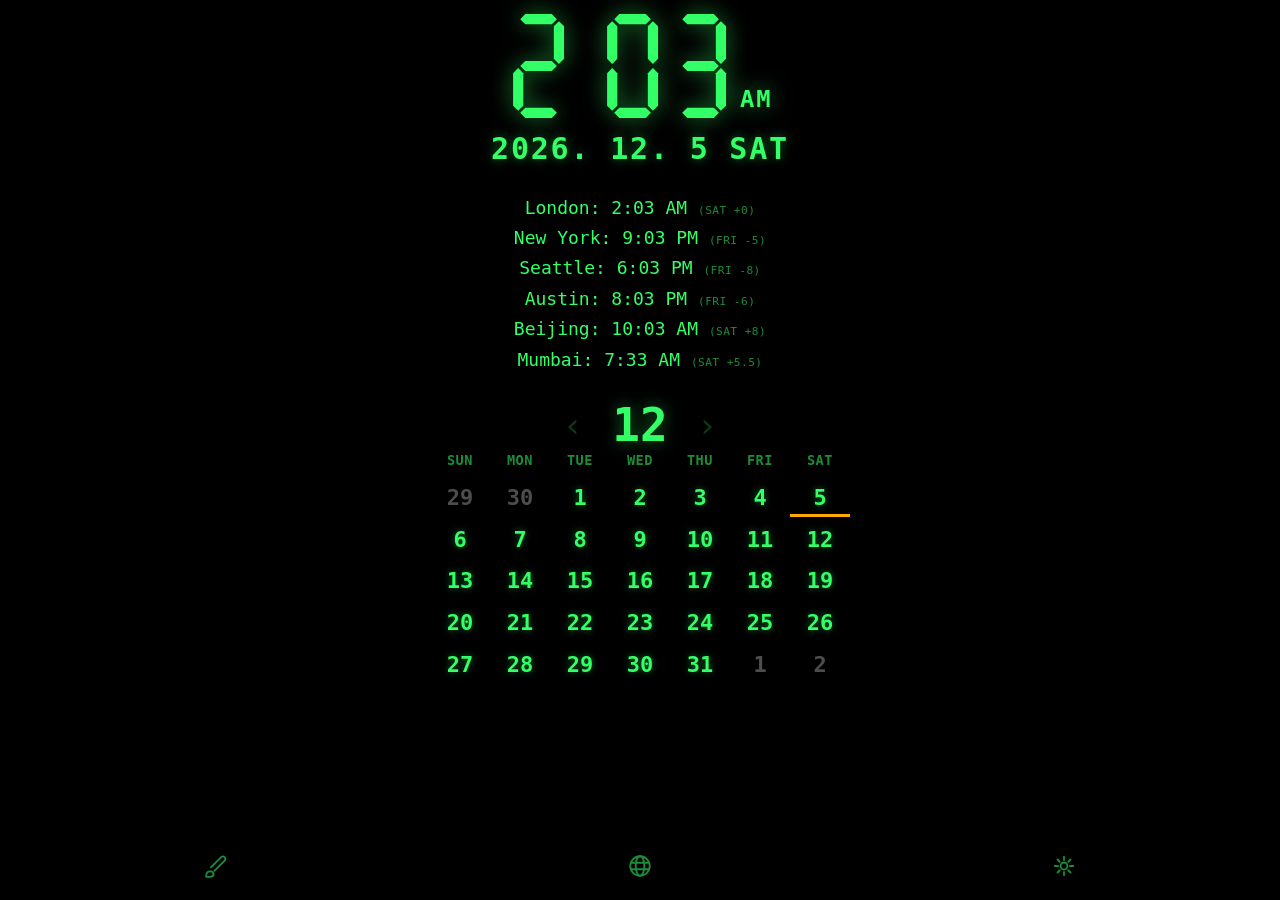
<file: clock/index.html>
<!doctype html>
<html lang="en" data-theme="green">
<head>
<meta charset="utf-8">
<meta name="viewport" content="width=device-width, initial-scale=1, viewport-fit=cover">
<title>LED Clock</title>
<meta name="description" content="Digital clock, world clocks and calendar on one screen.">
<meta name="theme-color" content="#000000">
<link rel="manifest" href="manifest.json">
<link rel="icon" href="icons/icon-192.png">
<link rel="apple-touch-icon" href="icons/apple-touch-icon.png">
<meta name="apple-mobile-web-app-capable" content="yes">
<meta name="mobile-web-app-capable" content="yes">
<meta name="apple-mobile-web-app-status-bar-style" content="black-translucent">
<link rel="stylesheet" href="styles.css">
</head>
<body>

<div id="version" class="version" aria-label="App version"></div>

<main id="app">

  <section class="clock">
    <div id="time" class="time" aria-hidden="true"></div>
    <p id="srTime" class="sr-only"></p>
    <div id="dateline" class="dateline"></div>
  </section>

  <section id="world" class="world" aria-label="World clocks"></section>

  <section class="cal">
    <div class="calhead">
      <button id="prevMonth" class="navbtn" aria-label="Previous month">&lsaquo;</button>
      <button id="monthNum" class="monthnum" aria-label="Back to this month"></button>
      <button id="nextMonth" class="navbtn" aria-label="Next month">&rsaquo;</button>
    </div>
    <div id="grid" class="grid"></div>
  </section>

</main>

<nav class="tabbar" aria-label="Settings">
  <button id="btnTheme" aria-label="Colour theme">
    <svg viewBox="0 0 24 24" aria-hidden="true">
      <path d="M3 21c0-2.5 1.6-4 3.7-4 1.8 0 3 1.1 3 2.8C9.7 21.4 8 22 6.2 22H3v-1z"/>
      <path d="M10.5 16.5 20.2 6.8a2.3 2.3 0 0 0-3.2-3.2L7.3 13.3"/>
    </svg>
  </button>
  <button id="btnCities" aria-label="Cities">
    <svg viewBox="0 0 24 24" aria-hidden="true">
      <circle cx="12" cy="12" r="9"/>
      <ellipse cx="12" cy="12" rx="4" ry="9"/>
      <path d="M3.5 9h17M3.5 15h17"/>
    </svg>
  </button>
  <button id="btnSettings" aria-label="Settings">
    <svg viewBox="0 0 24 24" aria-hidden="true">
      <circle cx="12" cy="12" r="3.2"/>
      <path d="M12 3.5v3M12 17.5v3M3.5 12h3M17.5 12h3M6 6l2.1 2.1M15.9 15.9 18 18M18 6l-2.1 2.1M8.1 15.9 6 18"/>
    </svg>
  </button>
</nav>

<div id="scrim" class="scrim" hidden></div>
<div id="sheet" class="sheet" role="dialog" aria-modal="true" aria-labelledby="sheetTitle" hidden>
  <header class="sheethead">
    <h2 id="sheetTitle"></h2>
    <button id="sheetClose" aria-label="Close">&times;</button>
  </header>
  <div id="sheetBody" class="sheetbody"></div>
</div>

<noscript><p class="noscript">This clock needs JavaScript.</p></noscript>

<script src="app.js"></script>
</body>
</html>
</file>
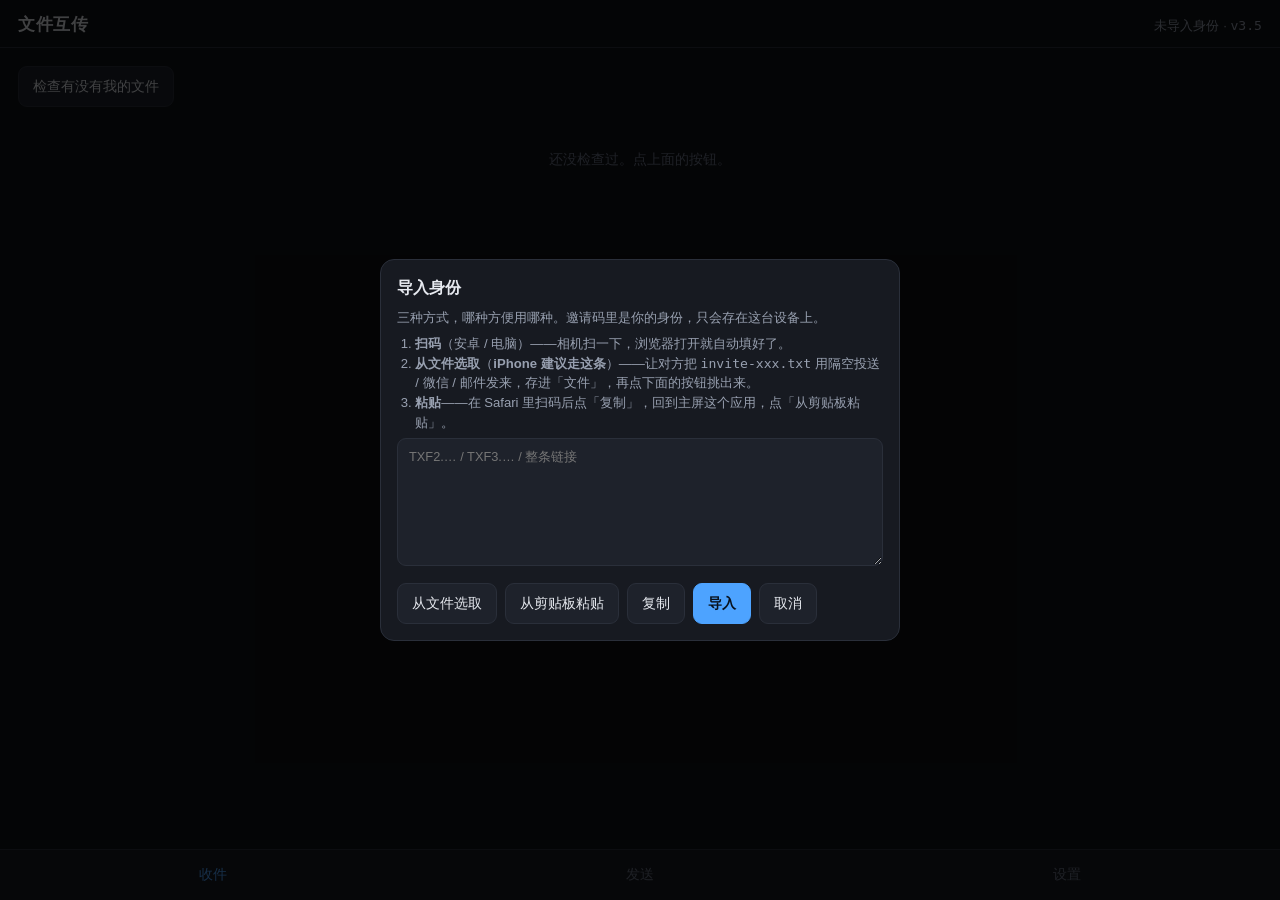
<file: xfer/index.html>
<!doctype html>
<html lang="zh-CN">
<head>
<meta charset="utf-8">
<meta name="viewport" content="width=device-width, initial-scale=1, viewport-fit=cover">
<title>文件互传</title>
<meta name="description" content="端到端加密的小圈子文件互传。">
<meta name="theme-color" content="#0f1115">
<link rel="manifest" href="manifest.json">
<link rel="icon" href="icons/icon-192.png">
<link rel="apple-touch-icon" href="icons/apple-touch-icon.png">
<meta name="apple-mobile-web-app-capable" content="yes">
<meta name="mobile-web-app-capable" content="yes">
<meta name="apple-mobile-web-app-status-bar-style" content="black-translucent">
<link rel="stylesheet" href="styles.css">
</head>
<body>

<header class="top">
  <h1>文件互传</h1>
  <div class="who"><span id="who">未导入身份</span> · <span id="verTop" class="mono">v—</span></div>
</header>

<main id="app">

  <!-- ======================================================= 收件 -->
  <section id="tab-inbox" class="tab">
    <div class="bar">
      <button id="btnRefresh" class="btn">检查有没有我的文件</button>
      <span id="inboxHint" class="hint"></span>
    </div>
    <ul id="inbox" class="list"></ul>
    <p id="inboxEmpty" class="empty">还没检查过。点上面的按钮。</p>
  </section>

  <!-- ======================================================= 发送 -->
  <section id="tab-send" class="tab" hidden>
    <!-- 输入框放在 .pick 外面：程序化 click() 的事件会冒泡，套在里面就会
         触发外层 handler 再 click 一次，无限循环 -->
    <input type="file" id="file" multiple hidden>
    <div class="pick" id="pick" role="button" tabindex="0">
      <span id="fileLabel">点这里选择文件（可多选）</span>
    </div>

    <h2>发给谁</h2>
    <p class="hint" id="recipHint">花名册没载入。</p>
    <div id="recips" class="recips"></div>

    <h2>保留策略</h2>
    <select id="policy" class="sel">
      <option value="ack" selected>所有人下载后删除，最多留 3 天</option>
      <option value="1">1 天后删除</option>
      <option value="3">3 天后删除</option>
      <option value="7">7 天后删除</option>
      <option value="14">14 天后删除</option>
      <option value="30">30 天后删除</option>
    </select>

    <button id="btnSend" class="btn primary wide">加密并发送</button>
    <p id="sendState" class="state" hidden></p>

    <h2>我发出的</h2>
    <ul id="sent" class="list"></ul>
    <p id="sentEmpty" class="empty">还没发过文件。</p>
  </section>

  <!-- ======================================================= 设置 -->
  <section id="tab-set" class="tab" hidden>

    <h2>身份</h2>
    <div class="card" id="idCard">
      <div class="row"><span>姓名</span><b id="setName">—</b></div>
      <div class="row"><span>代号</span><b id="setUid">—</b></div>
      <div class="row"><span>钥匙指纹</span><b id="setKid" class="mono">—</b></div>
      <div class="row"><span>所在组</span><b id="setGroups">—</b></div>
      <div class="row"><span>本机设备</span><b id="setDev" class="mono">—</b></div>
      <div class="btns">
        <button id="btnPair" class="btn primary">添加我的另一台设备</button>
        <button id="btnImport" class="btn">导入 / 更换身份</button>
        <button id="btnWipe" class="btn danger">清空本机数据</button>
      </div>
      <p class="hint">已登记的设备：</p>
      <ul id="devList" class="list"></ul>
    </div>

    <h2>关于</h2>
    <div class="card">
      <p class="hint">
        文件在你手机上加密后才上传，会话密钥分别用每位收件人的公钥封装。
        仓库管理员、GitHub 都拿不到明文。索引里只有钥匙指纹，文件名和发件人
        写在密文里面。
      </p>
      <div class="row"><span>版本</span><b id="ver" class="mono">—</b></div>
      <div class="btns"><button id="btnUpdate" class="btn">检查更新</button></div>
    </div>

  </section>

</main>

<nav class="tabbar" aria-label="切换页面">
  <button class="tabbtn on" data-tab="inbox">收件</button>
  <button class="tabbtn" data-tab="send">发送</button>
  <button class="tabbtn" data-tab="set">设置</button>
</nav>

<!-- ========================================================= 配对新设备 -->
<div id="pair" class="sheet" hidden>
  <div class="sheetbox">
    <h2>添加我的另一台设备</h2>
    <p class="hint">这张码把你的身份复制到另一台设备上，<b id="pairTtl">10 分钟</b>内有效，
      且只能用一次。手机扫码；笔记本没摄像头就复制下面那段文字，在那边的
      「导入 / 更换身份」里粘贴。</p>
    <p class="hint">要设个口令——这张码等于把你的身份整个复制过去，屏幕被人瞟到、或者截图转手，
      没口令也打不开。到那边输入同一句话即可。</p>
    <label class="fld"><span>口令（至少 5 个汉字，空格自动忽略）</span>
      <input id="pairPass" class="inp" autocapitalize="off" autocorrect="off" spellcheck="false"></label>
    <p id="pairState" class="state" hidden></p>
    <div class="btns"><button id="btnPairMake" class="btn primary">生成配对码</button></div>
    <div id="pairQr" class="qrbox" hidden></div>
    <p class="hint" id="pairMeta" hidden></p>
    <div class="btns">
      <button id="btnPairMore" class="btn" hidden>其它方式（笔记本扫不了码时用）</button>
    </div>
    <div id="pairMoreWrap" hidden>
      <textarea id="pairText" class="ta mono" rows="3" readonly></textarea>
      <div class="btns"><button id="btnPairCopy" class="btn">复制密文</button></div>
    </div>
    <div class="btns"><button id="btnPairClose" class="btn">关闭</button></div>
  </div>
</div>

<!-- ========================================================= 导入身份 -->
<div id="setup" class="sheet" hidden>
  <div class="sheetbox">
    <h2>导入身份</h2>
    <p class="hint">三种方式，哪种方便用哪种。邀请码里是你的身份，只会存在这台设备上。</p>
    <ol class="hint" style="padding-left:1.4em;margin:6px 0">
      <li><b>扫码</b>（安卓 / 电脑）——相机扫一下，浏览器打开就自动填好了。</li>
      <li><b>从文件选取</b>（<b>iPhone 建议走这条</b>）——让对方把 <code>invite-xxx.txt</code>
        用隔空投送 / 微信 / 邮件发来，存进「文件」，再点下面的按钮挑出来。</li>
      <li><b>粘贴</b>——在 Safari 里扫码后点「复制」，回到主屏这个应用，点「从剪贴板粘贴」。</li>
    </ol>
    <p id="scanInfo" class="state" hidden></p>
    <p id="iosWarn" class="state err" hidden></p>
    <textarea id="inviteText" class="ta mono" rows="6" placeholder="TXF2.… / TXF3.… / 整条链接" autocapitalize="off" autocorrect="off" spellcheck="false"></textarea>
    <label class="fld" id="passWrap" hidden><span>口令（对方电话里念给你的那句）</span>
      <input id="invitePass" class="inp" autocapitalize="off" autocorrect="off" spellcheck="false"></label>
    <div class="btns">
      <button id="btnInviteFile" class="btn">从文件选取</button>
      <input type="file" id="inviteFile" accept=".txt,.json,application/json,text/plain" hidden>
      <button id="btnInvitePaste" class="btn">从剪贴板粘贴</button>
      <button id="btnInviteCopy" class="btn">复制</button>
      <button id="btnInviteOk" class="btn primary">导入</button>
      <button id="btnInviteCancel" class="btn">取消</button>
    </div>
    <p id="inviteState" class="state" hidden></p>
  </div>
</div>

<div id="toast" class="toast" hidden></div>

<script type="module" src="app.js"></script>
</body>
</html>
</file>
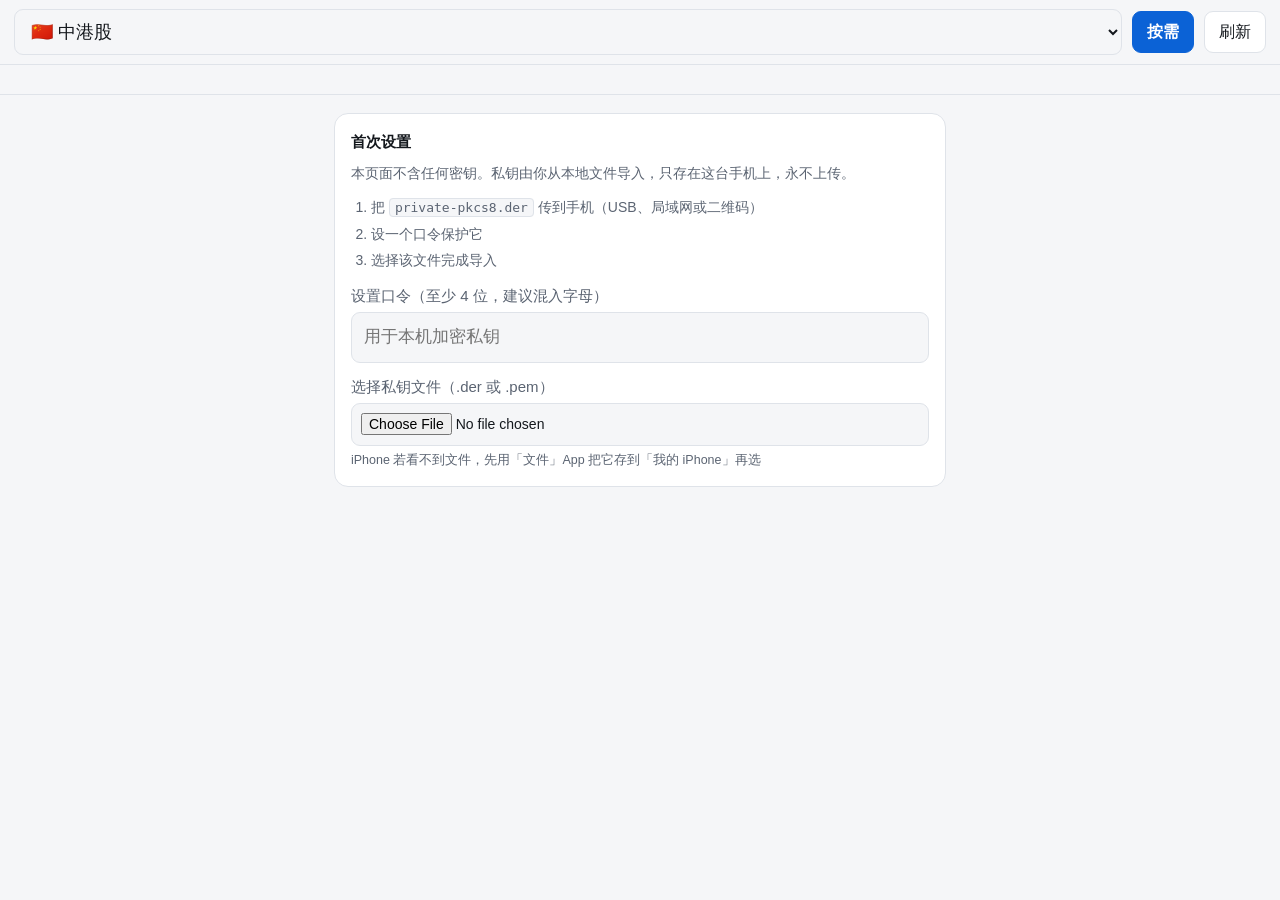
<file: brief/stock.html>
<!doctype html>
<html lang="zh-CN">
<head>
<meta charset="utf-8">
<meta name="viewport" content="width=device-width,initial-scale=1,viewport-fit=cover">
<meta name="format-detection" content="telephone=no">
<meta name="theme-color" content="#0b0d10">
<title>股文观止</title>
<link rel="manifest" href="./manifest.json">
<link rel="icon" href="./icon-192.png">
<link rel="apple-touch-icon" href="./icon-192.png">
<!-- iOS 专用。iOS 不认 beforeinstallprompt，**没有任何办法弹出安装提示**，
     只能靠这些标签让「添加到主屏幕」之后以独立应用方式启动（无浏览器地址栏）。
     iOS 16.4 起也会读 manifest 的 display:standalone，但老系统只认这个 meta。 -->
<meta name="apple-mobile-web-app-capable" content="yes">
<meta name="apple-mobile-web-app-status-bar-style" content="black-translucent">
<meta name="apple-mobile-web-app-title" content="股文观止">
<style>
:root{--bg:#0b0d10;--card:#14181d;--ink:#e6e9ee;--dim:#8b94a3;--line:#232a33;--accent:#4c9aff;--bad:#ff6b6b}
@media (prefers-color-scheme:light){
  :root{--bg:#f5f6f8;--card:#fff;--ink:#14181d;--dim:#5b6472;--line:#dfe3e9;--accent:#0b62d6;--bad:#c22}
}
*{box-sizing:border-box}
html{-webkit-text-size-adjust:100%;text-size-adjust:100%}
body{margin:0;background:var(--bg);color:var(--ink);
     font:16px/1.55 -apple-system,BlinkMacSystemFont,"Segoe UI",Roboto,"PingFang SC","Microsoft YaHei",sans-serif;
     padding:env(safe-area-inset-top) env(safe-area-inset-right) env(safe-area-inset-bottom) env(safe-area-inset-left)}
header{display:flex;align-items:center;gap:10px;padding:12px 14px;border-bottom:1px solid var(--line);
       position:sticky;top:0;background:var(--bg);z-index:5}
select{font:inherit;font-size:15px;font-weight:650;flex:1;padding:7px 10px;border-radius:9px;
        border:1px solid var(--line);background:var(--card);color:var(--ink)}
button{font:inherit;font-size:14px;padding:7px 12px;border-radius:9px;border:1px solid var(--line);
       background:var(--card);color:var(--ink);cursor:pointer}
button.primary{background:var(--accent);border-color:var(--accent);color:#fff;font-weight:600}
button:active{opacity:.7}
button.busy{background:var(--warn,#f0a848);border-color:var(--warn,#f0a848);color:#111;
            font-variant-numeric:tabular-nums}
:root{--warn:#f0a848}
#status{padding:8px 14px;font-size:13px;color:var(--dim);border-bottom:1px solid var(--line);min-height:34px}
#status.bad{color:var(--bad)}
section{padding:18px 14px;max-width:640px;margin:0 auto}
.card{background:var(--card);border:1px solid var(--line);border-radius:14px;padding:16px;margin-bottom:14px}
h2{font-size:15px;margin:0 0 10px}
p{color:var(--dim);font-size:14px;margin:0 0 12px}
label{display:block;font-size:13px;color:var(--dim);margin:12px 0 5px}
input{width:100%;font:inherit;font-size:16px;padding:11px 12px;border-radius:9px;
      border:1px solid var(--line);background:var(--bg);color:var(--ink)}
input[type=file]{padding:9px;font-size:14px}
#frame{width:100%;border:0;height:60vh;background:var(--bg);display:block}
#chips{display:flex;gap:7px;overflow-x:auto;padding:9px 12px;border-bottom:1px solid var(--line);
       -webkit-overflow-scrolling:touch}
#chips[hidden]{display:none}
.chip{flex:0 0 auto;font-size:13px;padding:6px 12px;border-radius:20px;
      border:1px solid var(--line);background:var(--card);color:var(--ink);font-variant-numeric:tabular-nums}
.chip-new{border-color:var(--accent);color:var(--accent)}
.row{display:flex;gap:8px}
ol{color:var(--dim);font-size:14px;padding-left:20px;margin:0 0 12px}
li{margin-bottom:5px}
code{background:var(--bg);padding:1px 5px;border-radius:4px;font-size:13px;border:1px solid var(--line)}

/* 横屏：垂直空间稀缺，压缩固定高度的部分，弹窗改为居中而非底部抽屉 */
/* 横屏：内容高度由 iframe 自撑、整页滚动，所以不压字号。
   只把固定占位的头部收紧一点，并把弹窗改为居中卡片（底部抽屉在横屏只剩一条缝）。 */
@media (orientation:landscape){
  header{padding:9px 14px}
  h1,select#market{font-size:18px}
  header button{font-size:16px;padding:8px 14px}
  #status{padding:7px 14px;min-height:30px;font-size:15px}
  #chips{padding:8px 12px;gap:8px}
  .chip{font-size:15px;padding:8px 14px}
  .sheet h2{font-size:19px}
  .row2,label,.hint{font-size:15px}
  input,select{font-size:17px}
  .sheet button{font-size:16px;padding:9px 14px}
  #modal,#mgmt{align-items:center}
  .sheet{max-width:640px;max-height:92vh;border-radius:14px;
         padding:16px 18px calc(16px + env(safe-area-inset-bottom))}
}
#mgmt{position:fixed;inset:0;background:rgba(0,0,0,.55);z-index:21;display:flex;align-items:flex-end}
#mgmt[hidden]{display:none}
#modal{position:fixed;inset:0;background:rgba(0,0,0,.55);z-index:20;display:flex;align-items:flex-end}
#modal[hidden]{display:none}
.sheet{background:var(--card);width:100%;max-width:520px;margin:0 auto;border-radius:16px 16px 0 0;
       padding:20px 18px calc(20px + env(safe-area-inset-bottom));max-height:88vh;overflow:auto}
.sheet h2{margin:0}
.titlerow{display:flex;align-items:baseline;gap:12px;margin-bottom:12px}
.titlerow h2{flex:1;min-width:0}
#tomgmt{flex:0 0 auto;background:none;border:0;padding:4px 2px;color:var(--accent);
        font-size:14px;text-decoration:underline}
#tomgmt[hidden]{display:none}
.row2{display:flex;align-items:center;gap:9px;margin:9px 0;font-size:15px;color:var(--ink)}
.row2 input{width:auto;margin:0}
.hint{color:var(--dim);font-size:12.5px;margin-top:5px}
select{width:100%;font:inherit;font-size:16px;padding:11px 12px;border-radius:9px;
       border:1px solid var(--line);background:var(--bg);color:var(--ink)}
.bad{color:var(--bad)}
</style>
</head>
<body>

<header>
  <select id="market" aria-label="选择要查看的内容">
    <option value="cn">🇨🇳 中港股</option>
    <option value="us">🇺🇸 美股</option>
  </select>
  <button id="ondemand" class="primary">按需</button>
  <button id="refresh">刷新</button>
</header>
<div id="status"></div>
<div id="iosinstall" hidden style="padding:10px 14px;font-size:13px;line-height:1.5;
     background:var(--card);border-bottom:1px solid var(--line);color:var(--dim)">
  <b style="color:var(--ink)">装到主屏幕</b>：点底部 <b>分享</b> ⬆️ →
  <b>添加到主屏幕</b>。<span style="color:var(--warn)">装好后需重新导入私钥</span>（独立应用的存储与浏览器分开）。
  <button id="iosdismiss" style="margin-left:6px;padding:3px 9px;font-size:12px">知道了</button>
</div>

<section id="setup" hidden>
  <div class="card">
    <h2>首次设置</h2>
    <p>本页面不含任何密钥。私钥由你从本地文件导入，只存在这台手机上，永不上传。</p>
    <ol>
      <li>把 <code>private-pkcs8.der</code> 传到手机（USB、局域网或二维码）</li>
      <li>设一个口令保护它</li>
      <li>选择该文件完成导入</li>
    </ol>
    <label>设置口令（至少 4 位，建议混入字母）</label>
    <input id="newpass" type="password" autocomplete="new-password" placeholder="用于本机加密私钥">
    <label>选择私钥文件（.der 或 .pem）</label>
    <input id="keyfile" type="file">
    <div class="hint">iPhone 若看不到文件，先用「文件」App 把它存到「我的 iPhone」再选</div>
  </div>
</section>

<section id="unlock" hidden>
  <div class="card">
    <h2>解锁</h2>
    <p>输入口令。解锁后 24 小时内无需重复输入。</p>
    <input id="pass" type="password" autocomplete="current-password" placeholder="口令">
    <div class="row" style="margin-top:12px">
      <button id="unlockbtn" class="primary" style="flex:1">解锁</button>
      <button id="reset">清除私钥</button>
    </div>
  </div>
</section>

<div id="modal" hidden>
  <div class="sheet">
    <div class="titlerow">
      <h2 id="modaltitle">按需运行</h2>
      <button id="tomgmt" hidden>管理</button>
    </div>
    <div id="note" class="hint" style="color:var(--warn)"></div>
    <div id="hoststat" class="hint"></div>

    <label>市场</label>
    <div id="mkthint" class="hint" style="margin:0 0 5px"></div>
    <select id="reqmarket">
      <option value="cn">🇨🇳 中港股</option>
      <option value="us">🇺🇸 美股</option>
    </select>

    <label class="row2"><input type="radio" name="job" value="brief" checked><span>重跑简报</span></label>
    <label class="row2"><input type="radio" name="job" value="ticker"><span>个股分析</span></label>
    <label class="row2"><input type="radio" name="job" value="lhb"><span>龙虎榜（A 股全榜）</span></label>
    <label class="row2"><input type="radio" name="job" value="free"><span>自由指令（写要买卖什么）</span></label>

    <div id="freebox" hidden>
      <label>指令内容</label>
      <textarea id="freetext" rows="4" placeholder="今天要卖 603897 持仓价 32.16&#10;再看看 601898 能不能买"
                style="width:100%;box-sizing:border-box;font:inherit;padding:9px;
                       border-radius:9px;border:1px solid var(--line);
                       background:var(--card);color:inherit"></textarea>
      <div class="hint">整段加密后送回本机；<b>只做股票报告</b>，其余内容一律忽略。
        没写股票代码的段落不会被处理。</div>
    </div>

    <div id="tickerbox" hidden>
      <label>股票代码</label>
      <input id="ticker" type="text" inputmode="latin" autocapitalize="characters"
             placeholder="AMZN / 00384 / 600118">
      <div class="hint">美股用字母，港股 4–5 位数字，A 股 6 位数字</div>
    </div>

    <label class="row2" style="margin-top:14px">
      <input type="checkbox" id="withai" checked><span>带 AI 复核（约多 60–90 秒）</span></label>

    <div id="quota" class="hint" style="margin-top:12px"></div>

    <div class="row" style="margin-top:16px">
      <button id="submit" class="primary" style="flex:1">开始</button>
      <button id="cancel">取消</button>
    </div>
    <button id="toghset" hidden style="width:100%;margin-top:10px">⚙ GitHub 收件箱设置</button>
  </div>
</div>

<!-- GitHub 通道设置。只在 Pages 上出现 —— 局域网/OCI 直连不需要令牌。 -->
<div id="ghset" hidden>
  <div class="sheet">
    <div class="titlerow"><h2>GitHub 收件箱</h2></div>
    <div class="hint">在 GitHub 上没有后端，指令改为**加密后写进私有仓库**，
      本机每 5 分钟取一次并把结果写回来。</div>

    <label>访问令牌（一般不用填）</label>
    <input id="ghtoken" type="password" autocomplete="off" placeholder="留空即用本机下发的">
    <div class="hint">令牌由本机<b>加密下发</b>，解锁后自动取得，<b>不需要每台设备粘贴</b>。
      这里只在需要临时覆盖时才填 —— 填了会明文存在本机浏览器里，
      <b>不受口令保护</b>，用完建议「清除令牌」。</div>

    <label style="margin-top:12px">本机名称</label>
    <input id="ghdev" type="text" placeholder="如：Tony 的 iPhone">
    <div class="hint">写进<b>密文里</b>，用来在日志里区分是哪台设备提交的。
      设备编号自动生成，看不到也不用管。</div>

    <div id="ghstat" class="hint"></div>
    <div class="row" style="margin-top:16px">
      <button id="ghsave" class="primary" style="flex:1">保存</button>
      <button id="ghclose">取消</button>
    </div>
    <button id="ghforget" style="width:100%;margin-top:10px;color:var(--bad);border-color:var(--bad)">
      清除令牌</button>
  </div>
</div>

<div id="mgmt" hidden>
  <div class="sheet">
    <h2 id="mgmttitle">管理标的</h2>
    <div class="hint" style="margin-bottom:14px">从「按需」弹窗右上角的「管理」进入</div>

    <label>类型</label>
    <select id="mkind">
      <option value="swing">🔴 短线 —— 全套技术信号</option>
      <option value="income">🟢 收息 —— 只看结构性破位</option>
      <option value="options">🟣 期权 —— 备兑看涨标的（仅美股）</option>
    </select>

    <label>持仓成本（留空表示清除持仓）</label>
    <input id="mcost" type="text" inputmode="decimal" placeholder="如 7.50">
    <label>持仓数量（可留空）</label>
    <input id="mqty" type="text" inputmode="numeric" placeholder="如 2000">

    <label>显示名称</label>
    <input id="mname" type="text" placeholder="如 中国燃气">

    <div id="mgmtnote" class="hint" style="color:var(--warn);margin-top:10px"></div>

    <div class="row" style="margin-top:16px">
      <button id="msave" class="primary" style="flex:1">保存</button>
      <button id="mclose">取消</button>
    </div>
    <button id="mremove" style="width:100%;margin-top:10px;color:var(--bad);border-color:var(--bad)">
      从自选移除</button>
  </div>
</div>

<section id="content" hidden style="padding:0;max-width:none">
  <div id="chips" hidden></div>
  <iframe id="frame" sandbox="allow-scripts"></iframe>
  <!-- 分享按钮放在 iframe **外面**：iframe 是 sandbox="allow-scripts"，
       里面调不了 navigator.share。报告是整页滚动（iframe 被撑到完整高度），
       所以这里在视觉上就是正文末尾。 -->
  <div id="sharebar" hidden style="padding:14px;text-align:center">
    <button id="share" style="width:100%;max-width:420px;padding:11px">📤 分享这份报告</button>
    <div class="hint" style="margin-top:6px">分享出去的是解密后的明文，含持仓与成本</div>
  </div>
</section>

<script src="./app.js"></script>
</body>
</html>
</file>
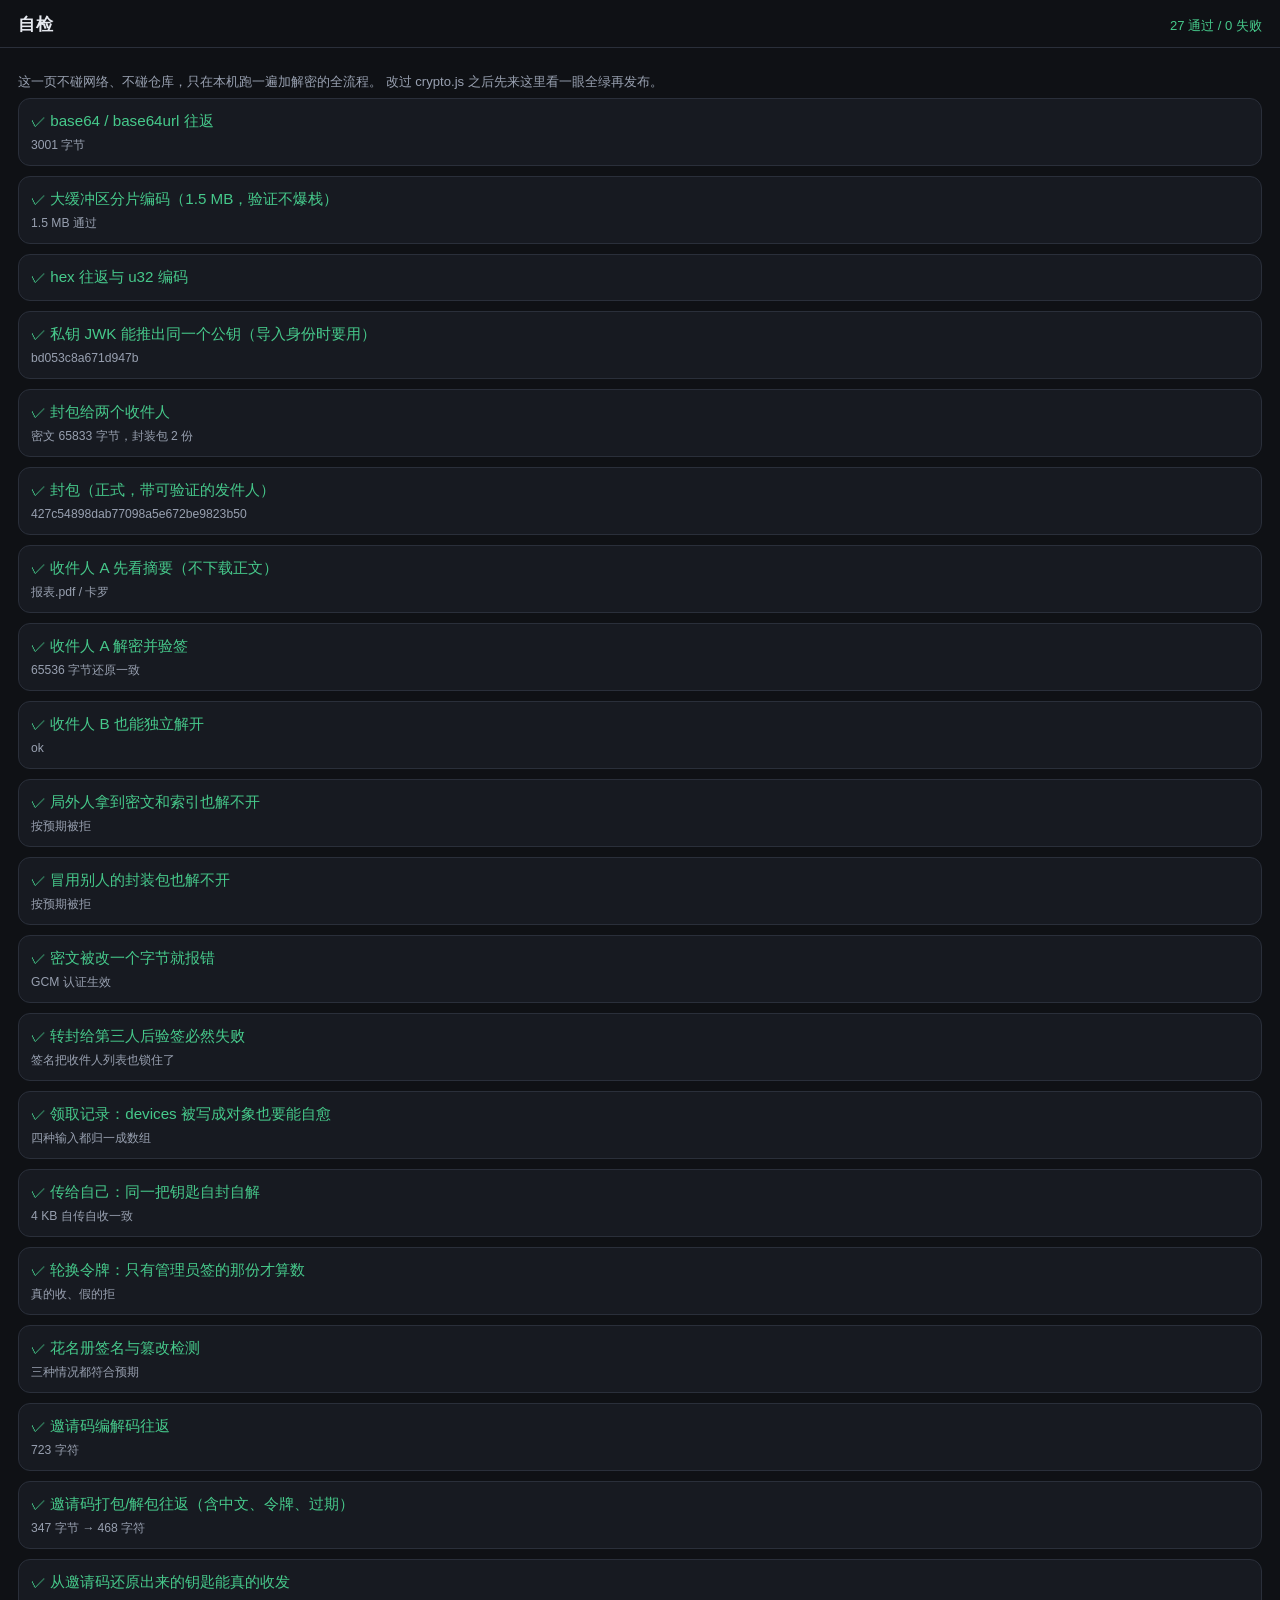
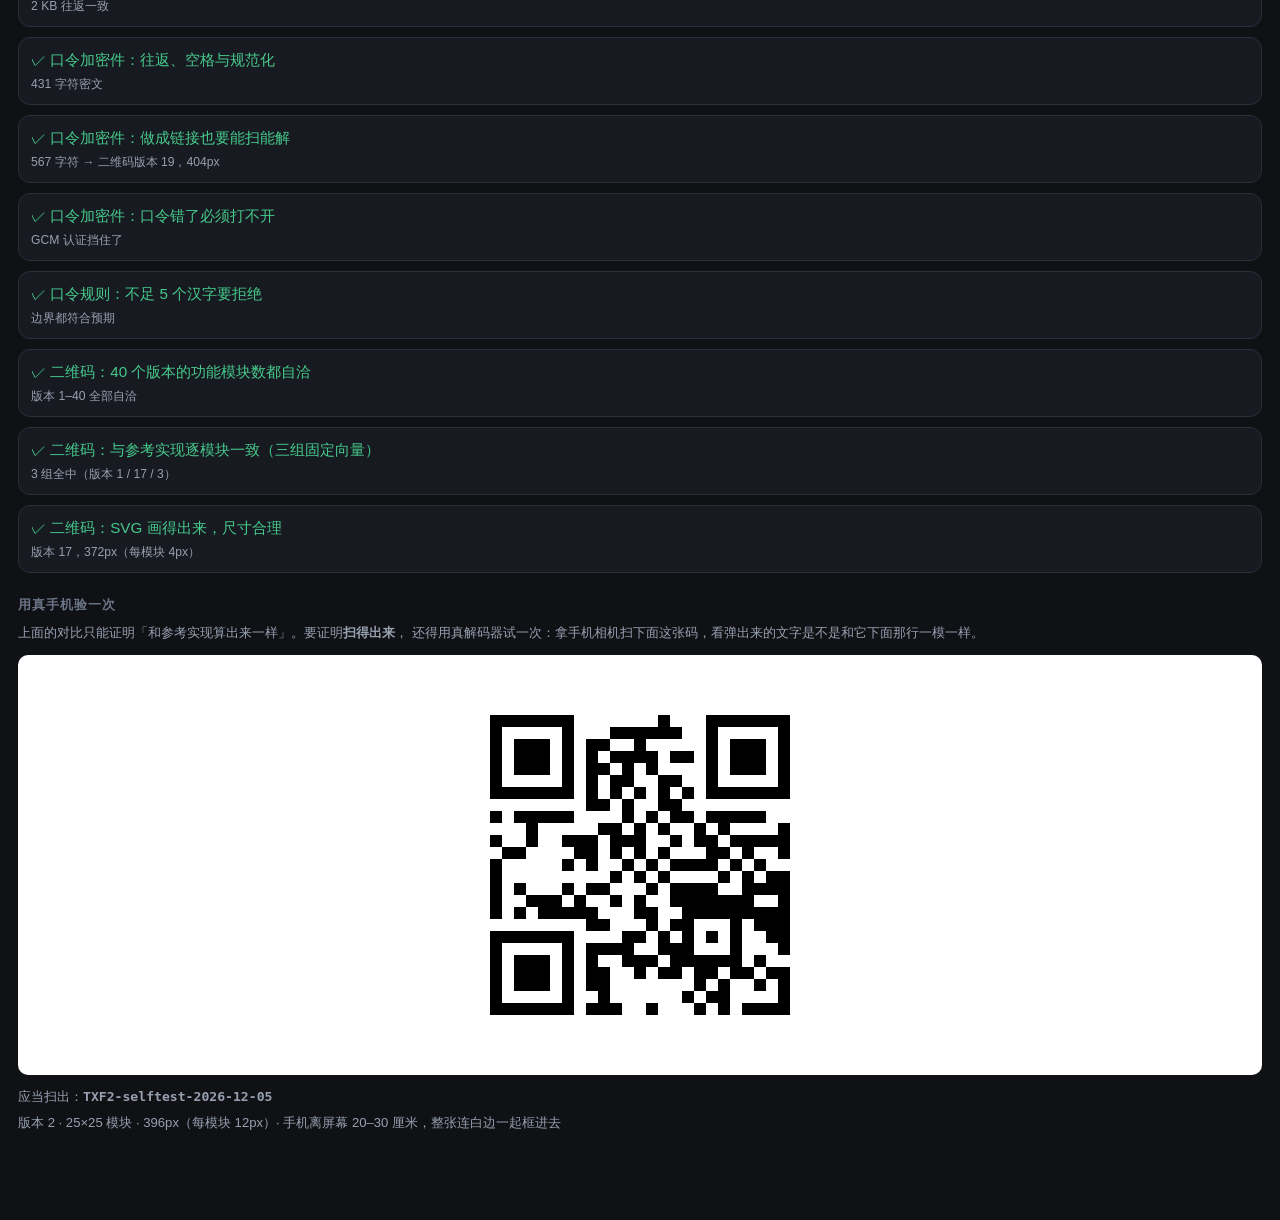
<file: xfer/selftest.html>
<!doctype html>
<html lang="zh-CN">
<head>
<meta charset="utf-8">
<meta name="viewport" content="width=device-width, initial-scale=1">
<title>文件互传 · 自检</title>
<meta name="robots" content="noindex">
<link rel="stylesheet" href="styles.css">
</head>
<body>
<header class="top"><h1>自检</h1><div class="who" id="sum">运行中…</div></header>
<main id="app">
  <p class="hint">这一页不碰网络、不碰仓库，只在本机跑一遍加解密的全流程。
    改过 crypto.js 之后先来这里看一眼全绿再发布。</p>
  <ul id="out" class="list"></ul>

  <h2>用真手机验一次</h2>
  <p class="hint">上面的对比只能证明「和参考实现算出来一样」。要证明<b>扫得出来</b>，
    还得用真解码器试一次：拿手机相机扫下面这张码，看弹出来的文字是不是和它下面那行一模一样。</p>
  <div id="scanQr" class="qrbox"></div>
  <p class="hint">应当扫出：<b id="scanExpect" class="mono"></b></p>
  <p class="hint" id="scanMeta"></p>
</main>
<script type="module" src="selftest.js"></script>
</body>
</html>
</file>
<file: clock/styles.css>
/* LED Clock — all styling lives here; no external fonts or assets. */

:root {
  --bg: #000;
  --fg: #33ff66;
  --accent: #ffaa00;
  /* Neutral fallbacks first: color-mix() needs iOS 16.2, and without them an
     unsupported value makes every var(--dim) usage invalid, which resolves to
     inherit — turning dim text and thin borders full brightness. */
  --dim: #8a8a8a;
  --dim: color-mix(in srgb, var(--fg) 55%, #000);
  --faint: #3d3d3d;
  --faint: color-mix(in srgb, var(--fg) 22%, #000);
  --grey: #4d4d4d;
  --glow: none;
  --glow: 0 0 0.35em color-mix(in srgb, var(--fg) 45%, transparent);
  --mono: ui-monospace, "SF Mono", "Cascadia Mono", Menlo, Consolas,
          "DejaVu Sans Mono", monospace;
  --pad: 16px;
  --pad: clamp(12px, 4vw, 20px);
}

html[data-theme="green"]  { --fg: #33ff66; --accent: #ffaa00; }
html[data-theme="amber"]  { --fg: #ffb524; --accent: #66ddff; }
html[data-theme="red"]    { --fg: #ff4444; --accent: #ffcc33; }
html[data-theme="cyan"]   { --fg: #33e5ff; --accent: #ff8844; }
html[data-theme="violet"] { --fg: #b98cff; --accent: #ffd24a; }
html[data-theme="white"]  { --fg: #e8e8e8; --accent: #ffaa00; }

* { box-sizing: border-box; }

/* .sheet sets display:flex, which would otherwise beat the UA [hidden] rule */
[hidden] { display: none !important; }

html, body {
  margin: 0;
  background: var(--bg);
  color: var(--fg);
  font-family: var(--mono);
  -webkit-text-size-adjust: 100%;
  overscroll-behavior: none;
}

body {
  min-height: 100vh;
  min-height: 100svh;
  display: flex;
  flex-direction: column;
  align-items: center;
  /* keep content clear of the fixed tab bar */
  padding-bottom: calc(64px + env(safe-area-inset-bottom));
}

#app {
  width: 100%;
  max-width: 460px;
  padding: calc(env(safe-area-inset-top) + 12px) var(--pad) 8px;
  /* let the browser keep vertical scrolling; horizontal is ours for month swipes */
  touch-action: pan-y;
}

.sr-only {
  position: absolute; width: 1px; height: 1px;
  margin: -1px; padding: 0; overflow: hidden;
  clip: rect(0 0 0 0); white-space: nowrap; border: 0;
}

/* ---------- clock ---------- */

.clock { text-align: center; }

.time {
  display: flex;
  align-items: flex-end;
  justify-content: center;
  gap: 0.06em;
  font-size: 84px;                       /* fallback where clamp() is unsupported */
  font-size: clamp(58px, 21vw, 108px);   /* drives the SVG digit height */
  line-height: 1;
  filter: drop-shadow(0 0 0.10em color-mix(in srgb, var(--fg) 55%, transparent));
}

/* Both axes given explicitly — never rely on the SVG's intrinsic ratio.
   0.566em = 60/106 and 0.189em = 20/106, matching each viewBox. */
.time svg { height: 1em; display: block; }
.time .digit { width: 0.566em; }
.time .colon { width: 0.189em; }
.time .on  { fill: var(--fg); }
.time .off { fill: var(--fg); opacity: 0; transition: opacity .12s linear; }
html[data-ghost="on"] .time .off { opacity: 0.07; }
.time .colon.hide { opacity: 0; }
.time .colon { transition: opacity .15s linear; }

.time .mer {
  font-size: 0.22em;
  font-weight: 700;
  letter-spacing: 0.08em;
  padding: 0 0 0.35em 0.12em;
}

.dateline {
  margin-top: 0.35em;
  font-size: 24px;
  font-size: clamp(19px, 6.6vw, 30px);
  font-weight: 700;
  letter-spacing: 0.06em;
  text-shadow: var(--glow);
}

/* ---------- world clocks ---------- */

.world {
  margin: 24px 0;
  margin: clamp(18px, 5vw, 30px) 0;
  display: grid;
  gap: 0.34em;
  font-size: 16px;
  font-size: clamp(14px, 4.3vw, 18px);
  text-align: center;
  line-height: 1.35;
}

.world .row { text-wrap: balance; }
/* same treatment as the calendar's weekday headers */
.world .meta {
  color: var(--dim);
  font-size: 0.62em;
  letter-spacing: 0.04em;
}
.world .empty { color: var(--dim); font-size: 0.92em; }

.version {
  position: fixed;
  top: calc(env(safe-area-inset-top) + 8px);
  right: calc(env(safe-area-inset-right) + 12px);
  font-size: 11px;
  letter-spacing: 0.08em;
  color: var(--dim);
  z-index: 5;
  pointer-events: none;
}

/* ---------- calendar ---------- */

.calhead {
  display: flex;
  align-items: center;
  justify-content: center;
  gap: 0.5em;
  margin-bottom: 0.25em;
}

.monthnum {
  background: none; border: 0; color: var(--fg);
  font-family: var(--mono);
  font-size: 38px;
  font-size: clamp(30px, 10vw, 46px);
  font-weight: 700;
  line-height: 1;
  padding: 0 .2em;
  text-shadow: var(--glow);
  cursor: pointer;
}

.navbtn {
  background: none; border: 0; color: var(--faint);
  font-family: var(--mono);
  font-size: 28px;
  font-size: clamp(24px, 8vw, 34px);
  line-height: 1;
  padding: .1em .35em;
  cursor: pointer;
}
.navbtn:hover, .navbtn:focus-visible { color: var(--fg); }

@keyframes fromRight {
  from { opacity: 0; transform: translateX(12%); }
  to   { opacity: 1; transform: none; }
}
@keyframes fromLeft {
  from { opacity: 0; transform: translateX(-12%); }
  to   { opacity: 1; transform: none; }
}
.grid.from-right { animation: fromRight .18s ease-out; }
.grid.from-left  { animation: fromLeft  .18s ease-out; }

.grid {
  display: grid;
  grid-template-columns: repeat(7, 1fr);
  gap: 4px 0;
  gap: clamp(2px, 1.2vw, 6px) 0;
  text-align: center;
  font-size: 18px;
  font-size: clamp(15px, 5.2vw, 22px);
  font-weight: 700;
}

.grid .wd {
  font-size: 0.62em;
  letter-spacing: 0.04em;
  color: var(--dim);
  padding-bottom: 0.5em;
}

.grid .day {
  padding: 0.18em 0;
  border-bottom: 3px solid transparent;
  text-shadow: var(--glow);
}

/* neighbouring months: neutral grey, deliberately not the theme colour */
.grid .day.other { color: var(--grey); text-shadow: none; }
.grid .day.today { border-bottom-color: var(--accent); }

/* ---------- tab bar ---------- */

.tabbar {
  position: fixed;
  left: 0; right: 0; bottom: 0;
  display: flex;
  justify-content: space-around;
  align-items: center;
  gap: 8px;
  padding: 10px 8px calc(10px + env(safe-area-inset-bottom));
  background: linear-gradient(to top, var(--bg) 72%, transparent);
}

.tabbar button {
  background: none; border: 0; padding: 8px 20px;
  color: var(--dim); cursor: pointer; border-radius: 10px;
}
.tabbar button:hover, .tabbar button:focus-visible { color: var(--fg); }
.tabbar svg {
  width: 26px; height: 26px;
  fill: none; stroke: currentColor;
  stroke-width: 1.7; stroke-linecap: round; stroke-linejoin: round;
}

/* ---------- sheet ---------- */

.scrim {
  /* inset shorthand needs iOS 14.1; without the longhands the scrim collapses */
  position: fixed; top: 0; right: 0; bottom: 0; left: 0;
  inset: 0;
  background: rgba(0, 0, 0, .68);
  -webkit-backdrop-filter: blur(2px);
  backdrop-filter: blur(2px);
  z-index: 10;
}

.sheet {
  position: fixed;
  left: 50%; bottom: 0;
  transform: translateX(-50%);
  width: 100%;
  max-width: 460px;
  max-height: 82vh;
  max-height: 82svh;
  display: flex; flex-direction: column;
  background: #060606;
  border: 1px solid var(--faint);
  border-bottom: 0;
  border-radius: 16px 16px 0 0;
  z-index: 11;
}

.sheethead {
  display: flex; align-items: center; justify-content: space-between;
  padding: 14px 16px 10px;
  border-bottom: 1px solid var(--faint);
}
.sheethead h2 {
  margin: 0; font-size: 15px; font-weight: 700;
  letter-spacing: .1em; text-transform: uppercase;
}
.sheethead button {
  background: none; border: 0; color: var(--dim);
  font-size: 26px; line-height: 1; padding: 0 6px; cursor: pointer;
}

.sheetbody {
  overflow-y: auto;
  padding: 12px 16px calc(20px + env(safe-area-inset-bottom));
  font-size: 15px;
}

.sheetbody .hint { color: var(--dim); font-size: 13px; margin: 2px 0 14px; }

.opt {
  display: flex; align-items: center; justify-content: space-between;
  gap: 12px; padding: 11px 0;
  border-bottom: 1px solid color-mix(in srgb, var(--fg) 12%, #000);
}
.opt:last-child { border-bottom: 0; }
.opt label { cursor: pointer; }

.seg {
  display: inline-flex; border: 1px solid var(--faint); border-radius: 8px;
  overflow: hidden;
}
.seg button {
  background: none; border: 0; color: var(--dim);
  font-family: var(--mono); font-size: 13px;
  padding: 7px 12px; cursor: pointer;
}
.seg button[aria-pressed="true"] { background: var(--fg); color: #000; }

.swatches { display: flex; flex-wrap: wrap; gap: 12px; }
.swatch {
  width: 46px; height: 46px; border-radius: 50%;
  border: 2px solid transparent; cursor: pointer;
  background: #000;
  display: grid; place-items: center;
}
.swatch i { width: 24px; height: 24px; border-radius: 50%; display: block; }
.swatch[aria-pressed="true"] { border-color: var(--fg); }

.citylist { list-style: none; margin: 0 0 16px; padding: 0; }
.cityrow {
  display: flex; align-items: center; gap: 8px;
  padding: 8px 0;
  border-bottom: 1px solid color-mix(in srgb, var(--fg) 12%, #000);
}
.cityrow input {
  flex: 1 1 auto; min-width: 0;
  background: #000; color: var(--fg);
  border: 1px solid var(--faint); border-radius: 6px;
  font-family: var(--mono); font-size: 14px; padding: 7px 8px;
}
.cityrow .tz { color: var(--dim); font-size: 11px; }
.cityrow button, .addbtn {
  background: none; border: 1px solid var(--faint); border-radius: 6px;
  color: var(--dim); font-family: var(--mono); font-size: 14px;
  padding: 6px 9px; cursor: pointer; flex: 0 0 auto;
}
.cityrow button:hover, .addbtn:hover { color: var(--fg); border-color: var(--fg); }

.search {
  width: 100%; background: #000; color: var(--fg);
  border: 1px solid var(--faint); border-radius: 8px;
  font-family: var(--mono); font-size: 15px; padding: 10px;
  margin-bottom: 10px;
}
.results { list-style: none; margin: 0; padding: 0; max-height: 34vh; max-height: 34svh; overflow-y: auto; }
.results li { border-bottom: 1px solid color-mix(in srgb, var(--fg) 12%, #000); }
.results button {
  width: 100%; text-align: left; background: none; border: 0;
  color: var(--fg); font-family: var(--mono); font-size: 14px;
  padding: 10px 4px; cursor: pointer;
}
.results .zone { color: var(--dim); font-size: 11px; display: block; }

.noscript { padding: 24px; text-align: center; }

@media (prefers-reduced-motion: reduce) {
  * { transition: none !important; animation: none !important; }
}
</file>
<file: xfer/styles.css>
/* 文件互传 —— 所有样式都在这里，不引外部字体、不引外部资源。 */

:root {
  --bg:     #0f1115;
  --panel:  #171a21;
  --panel2: #1e222b;
  --line:   #2a2f3a;
  --fg:     #e6e9ef;
  --dim:    #98a0b0;
  --faint:  #6b7386;
  --accent: #4da3ff;
  --good:   #46c98b;
  --warn:   #f0b34a;
  --bad:    #ff6b6b;
  --pad: 14px;
  --pad: clamp(12px, 3.6vw, 18px);
  --han: -apple-system, BlinkMacSystemFont, "PingFang SC", "Hiragino Sans GB",
         "Noto Sans CJK SC", "Source Han Sans SC", "Microsoft YaHei", "Segoe UI",
         Roboto, sans-serif;
  --mono: ui-monospace, "SF Mono", Menlo, Consolas, "DejaVu Sans Mono", monospace;
}

* { box-sizing: border-box; -webkit-tap-highlight-color: transparent; }

/* .sheet 用了 display:flex，否则会盖过浏览器自带的 [hidden] 规则 */
[hidden] { display: none !important; }

html, body {
  margin: 0;
  background: var(--bg);
  color: var(--fg);
  font-family: var(--han);
  font-size: 16px;
  line-height: 1.5;
  -webkit-text-size-adjust: 100%;
}

body {
  min-height: 100vh;
  padding-bottom: calc(64px + env(safe-area-inset-bottom));
}

.mono { font-family: var(--mono); }

/* ------------------------------------------------------------------ 顶栏 */

.top {
  display: flex;
  align-items: baseline;
  gap: 10px;
  padding: calc(env(safe-area-inset-top) + 12px) var(--pad) 10px;
  border-bottom: 1px solid var(--line);
  position: sticky;
  top: 0;
  background: var(--bg);
  z-index: 5;
}
.top h1 { margin: 0; font-size: 1.05rem; font-weight: 600; letter-spacing: .04em; }
.who { margin-left: auto; color: var(--dim); font-size: .82rem; }

/* ------------------------------------------------------------------ 布局 */

#app { padding: var(--pad); }
.tab > h2:first-child { margin-top: 0; }
h2 { font-size: .82rem; font-weight: 600; color: var(--faint); margin: 22px 0 8px;
     letter-spacing: .08em; }

.hint  { color: var(--dim);   font-size: .82rem; margin: 6px 0; }
.empty { color: var(--faint); font-size: .88rem; text-align: center; padding: 28px 0; }
.state { font-size: .82rem; margin: 8px 0 0; color: var(--dim); }
.state.ok  { color: var(--good); }
.state.err { color: var(--bad); }

.card {
  background: var(--panel);
  border: 1px solid var(--line);
  border-radius: 12px;
  padding: 12px;
}

.row { display: flex; justify-content: space-between; gap: 12px; padding: 5px 0;
       font-size: .9rem; }
.row span { color: var(--dim); flex: none; }
.row b { font-weight: 500; text-align: right; overflow-wrap: anywhere; }

/* ------------------------------------------------------------------ 控件 */

.btn {
  appearance: none;
  border: 1px solid var(--line);
  background: var(--panel2);
  color: var(--fg);
  font: inherit;
  font-size: .88rem;
  padding: 9px 14px;
  border-radius: 9px;
  cursor: pointer;
}
.btn:active { background: var(--line); }
.btn[disabled] { opacity: .45; cursor: default; }
.btn.primary { background: var(--accent); border-color: var(--accent); color: #08111c; font-weight: 600; }
.btn.danger  { color: var(--bad); }
.btn.wide    { display: block; width: 100%; margin-top: 14px; padding: 12px; font-size: .95rem; }
.btns { display: flex; flex-wrap: wrap; gap: 8px; margin-top: 10px; }

.inp, .sel, .ta {
  appearance: none;
  width: 100%;
  background: var(--panel2);
  border: 1px solid var(--line);
  border-radius: 9px;
  color: var(--fg);
  font: inherit;
  font-size: .9rem;
  padding: 9px 11px;
}
.sel { background-image: none; }
.ta { resize: vertical; line-height: 1.4; font-size: .8rem; }
.fld { display: block; margin-bottom: 10px; }
.fld span { display: block; font-size: .78rem; color: var(--dim); margin-bottom: 4px; }

.bar { display: flex; align-items: center; gap: 10px; flex-wrap: wrap; }

/* -------------------------------------------------------------- 选文件区 */

.pick {
  display: block;
  border: 1px dashed var(--line);
  border-radius: 12px;
  background: var(--panel);
  padding: 22px 14px;
  text-align: center;
  color: var(--dim);
  font-size: .9rem;
  cursor: pointer;
}
.pick.has { border-style: solid; color: var(--fg); text-align: left; }

/* -------------------------------------------------------------- 收件人 */

.recips { display: flex; flex-direction: column; gap: 12px; }
.group {
  background: var(--panel);
  border: 1px solid var(--line);
  border-radius: 12px;
  padding: 10px 12px;
}
.gname { font-size: .78rem; color: var(--faint); letter-spacing: .06em; margin-bottom: 6px; }
.person { display: flex; align-items: center; gap: 10px; padding: 7px 0; cursor: pointer; }
.person input { width: 20px; height: 20px; accent-color: var(--accent); flex: none; }
.person .pn { font-size: .95rem; }
.person .pk { margin-left: auto; font-size: .7rem; color: var(--faint); font-family: var(--mono); }

/* ------------------------------------------------------------------ 列表 */

.list { list-style: none; margin: 0; padding: 0; display: flex; flex-direction: column; gap: 10px; }
.item {
  background: var(--panel);
  border: 1px solid var(--line);
  border-radius: 12px;
  padding: 11px 12px;
}
.item .n { font-size: .95rem; overflow-wrap: anywhere; }
.item .m { font-size: .76rem; color: var(--dim); margin-top: 3px; }
.item .m .sep { color: var(--faint); margin: 0 6px; }
.item .acts { display: flex; gap: 8px; margin-top: 9px; flex-wrap: wrap; align-items: center; }
.tag { font-size: .7rem; padding: 2px 7px; border-radius: 999px; border: 1px solid var(--line); color: var(--dim); }
.tag.ok   { color: var(--good); border-color: rgba(70,201,139,.4); }
.tag.warn { color: var(--warn); border-color: rgba(240,179,74,.4); }
.tag.bad  { color: var(--bad);  border-color: rgba(255,107,107,.4); }

/* ------------------------------------------------------------------ 底栏 */

.tabbar {
  position: fixed;
  left: 0; right: 0; bottom: 0;
  display: flex;
  background: var(--panel);
  border-top: 1px solid var(--line);
  padding-bottom: env(safe-area-inset-bottom);
  z-index: 5;
}
.tabbtn {
  flex: 1;
  appearance: none;
  background: none;
  border: 0;
  color: var(--faint);
  font: inherit;
  font-size: .85rem;
  padding: 15px 0;
  cursor: pointer;
}
.tabbtn.on { color: var(--accent); }

/* ------------------------------------------------------------------ 弹层 */

.sheet {
  position: fixed;
  inset: 0;
  background: rgba(0,0,0,.72);
  display: flex;
  align-items: center;
  justify-content: center;
  padding: var(--pad);
  z-index: 20;
}
.sheetbox {
  width: 100%;
  max-width: 520px;
  max-height: 88vh;
  overflow: auto;
  background: var(--panel);
  border: 1px solid var(--line);
  border-radius: 14px;
  padding: 16px;
}
.sheetbox h2 { margin-top: 0; color: var(--fg); font-size: 1rem; letter-spacing: 0; }

.toast {
  position: fixed;
  left: 50%;
  bottom: calc(78px + env(safe-area-inset-bottom));
  transform: translateX(-50%);
  background: var(--panel2);
  border: 1px solid var(--line);
  color: var(--fg);
  font-size: .85rem;
  padding: 10px 16px;
  border-radius: 999px;
  max-width: 86vw;
  text-align: center;
  z-index: 30;
}

/* -------------------------------------------------------------- 二维码 */

.qrbox {
  background: #fff;
  border-radius: 10px;
  padding: 12px;
  margin: 12px 0;
  display: flex;
  justify-content: center;
}
/* 不要拉伸：尺寸由 qr.js 按整数倍模块算好，这里只在窄屏上兜底缩小 */
.qrbox svg { display: block; width: auto; height: auto; max-width: 100%; }
.qrmeta { font-size: .72rem; color: var(--faint); text-align: center; margin-top: 6px; }
</file>
